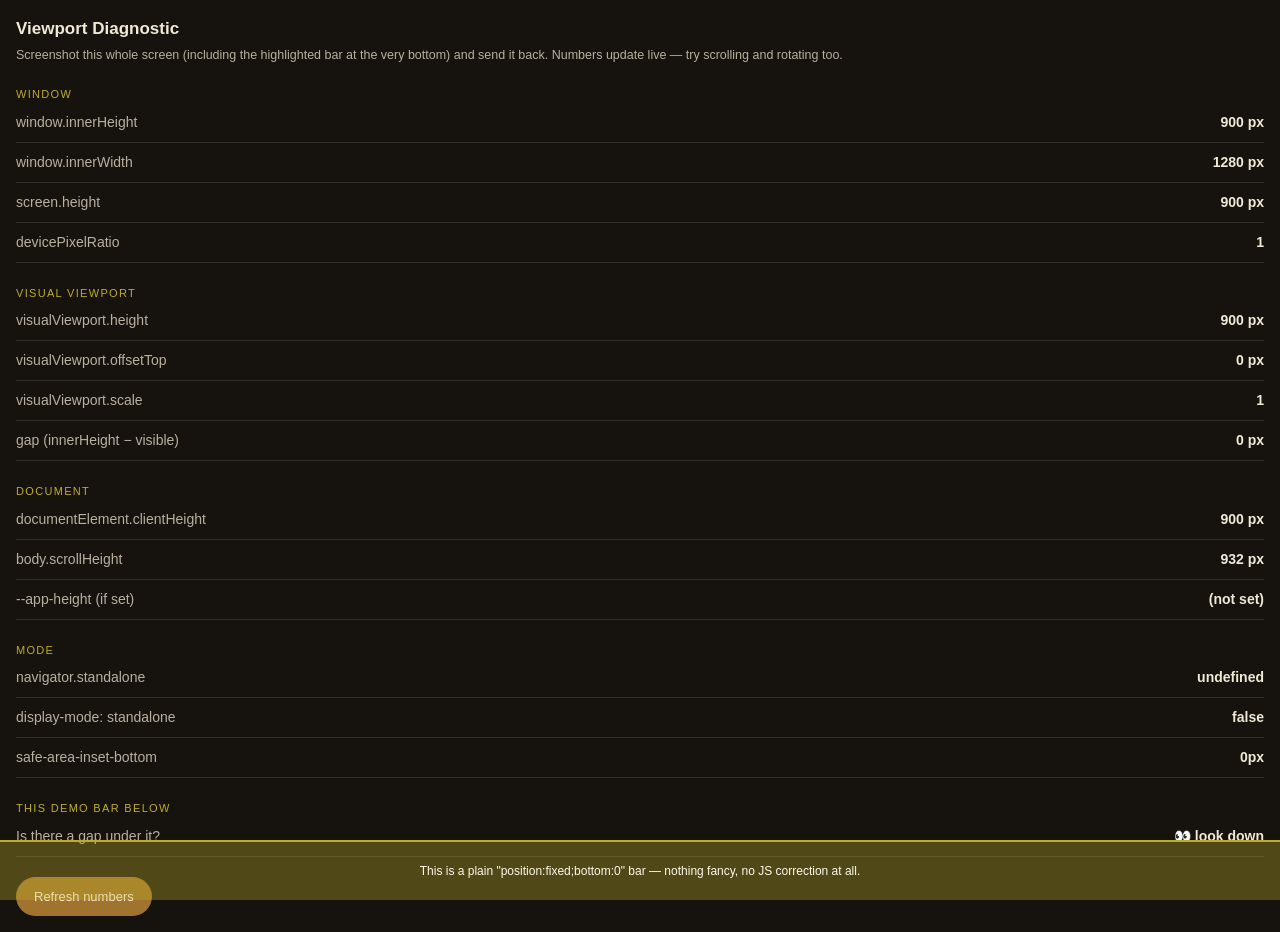
<file: debug.html>
<!DOCTYPE html>
<html lang="en">
<head>
<meta charset="UTF-8">
<meta name="viewport" content="width=device-width, initial-scale=1, maximum-scale=1, user-scalable=no, viewport-fit=cover">
<title>Dogeared — Viewport Diagnostic</title>
<meta name="apple-mobile-web-app-capable" content="yes">
<style>
  * { box-sizing: border-box; -webkit-tap-highlight-color: transparent; }
  html, body { margin: 0; padding: 0; background: #16130E; color: #EFE9D8; font-family: -apple-system, sans-serif; }
  body { padding: max(16px, env(safe-area-inset-top)) 16px calc(16px + env(safe-area-inset-bottom)); font-size: 14px; line-height: 1.5; }
  h1 { font-size: 17px; margin: 0 0 4px; }
  p.sub { color: #b8b0a0; margin: 0 0 18px; font-size: 12.5px; }
  .row { display: flex; justify-content: space-between; gap: 12px; padding: 9px 0; border-bottom: 1px solid rgba(239,233,216,.12); }
  .row .k { color: #b8b0a0; }
  .row .v { font-variant-numeric: tabular-nums; text-align: right; font-weight: 600; }
  .section { margin-top: 22px; font-size: 11px; letter-spacing: .12em; text-transform: uppercase; color: #BDAD25; }
  .bar-demo {
    position: fixed; left: 0; right: 0; bottom: 0; z-index: 50;
    background: rgba(189,173,37,.35); border-top: 2px solid #BDAD25;
    height: 60px; display: flex; align-items: center; justify-content: center;
    font-size: 12px; color: #FFF9EC; text-align: center; padding: 0 10px;
  }
  .refresh { margin-top: 20px; display: inline-block; background: #A0732F; color: #FFF9EC; padding: 10px 18px; border-radius: 99px; text-decoration: none; font-size: 13px; }
</style>
</head>
<body>
  <h1>Viewport Diagnostic</h1>
  <p class="sub">Screenshot this whole screen (including the highlighted bar at the very bottom) and send it back. Numbers update live — try scrolling and rotating too.</p>

  <div class="section">Window</div>
  <div class="row"><span class="k">window.innerHeight</span><span class="v" id="v-innerH">–</span></div>
  <div class="row"><span class="k">window.innerWidth</span><span class="v" id="v-innerW">–</span></div>
  <div class="row"><span class="k">screen.height</span><span class="v" id="v-screenH">–</span></div>
  <div class="row"><span class="k">devicePixelRatio</span><span class="v" id="v-dpr">–</span></div>

  <div class="section">Visual Viewport</div>
  <div class="row"><span class="k">visualViewport.height</span><span class="v" id="v-vvH">–</span></div>
  <div class="row"><span class="k">visualViewport.offsetTop</span><span class="v" id="v-vvTop">–</span></div>
  <div class="row"><span class="k">visualViewport.scale</span><span class="v" id="v-vvScale">–</span></div>
  <div class="row"><span class="k">gap (innerHeight − visible)</span><span class="v" id="v-gap">–</span></div>

  <div class="section">Document</div>
  <div class="row"><span class="k">documentElement.clientHeight</span><span class="v" id="v-docH">–</span></div>
  <div class="row"><span class="k">body.scrollHeight</span><span class="v" id="v-scrollH">–</span></div>
  <div class="row"><span class="k">--app-height (if set)</span><span class="v" id="v-appH">–</span></div>

  <div class="section">Mode</div>
  <div class="row"><span class="k">navigator.standalone</span><span class="v" id="v-standalone">–</span></div>
  <div class="row"><span class="k">display-mode: standalone</span><span class="v" id="v-dm">–</span></div>
  <div class="row"><span class="k">safe-area-inset-bottom</span><span class="v" id="v-safe">–</span></div>

  <div class="section">This demo bar below</div>
  <div class="row"><span class="k">Is there a gap under it?</span><span class="v">👀 look down</span></div>

  <a class="refresh" href="javascript:location.reload()">Refresh numbers</a>

  <div class="bar-demo" id="bar">This is a plain "position:fixed;bottom:0" bar — nothing fancy, no JS correction at all.</div>

<script>
function fmt(n) { return (typeof n === 'number') ? Math.round(n * 100) / 100 : n; }
function update() {
  document.getElementById('v-innerH').textContent = fmt(window.innerHeight) + ' px';
  document.getElementById('v-innerW').textContent = fmt(window.innerWidth) + ' px';
  document.getElementById('v-screenH').textContent = fmt(window.screen?.height) + ' px';
  document.getElementById('v-dpr').textContent = fmt(window.devicePixelRatio);

  if (window.visualViewport) {
    const vv = window.visualViewport;
    document.getElementById('v-vvH').textContent = fmt(vv.height) + ' px';
    document.getElementById('v-vvTop').textContent = fmt(vv.offsetTop) + ' px';
    document.getElementById('v-vvScale').textContent = fmt(vv.scale);
    document.getElementById('v-gap').textContent = fmt(window.innerHeight - (vv.height + vv.offsetTop)) + ' px';
  } else {
    document.getElementById('v-vvH').textContent = 'not supported';
    document.getElementById('v-vvTop').textContent = 'not supported';
    document.getElementById('v-vvScale').textContent = 'not supported';
    document.getElementById('v-gap').textContent = 'n/a';
  }

  document.getElementById('v-docH').textContent = fmt(document.documentElement.clientHeight) + ' px';
  document.getElementById('v-scrollH').textContent = fmt(document.body.scrollHeight) + ' px';
  document.getElementById('v-appH').textContent = getComputedStyle(document.documentElement).getPropertyValue('--app-height') || '(not set)';

  document.getElementById('v-standalone').textContent = (window.navigator.standalone === true) ? 'true' : String(window.navigator.standalone);
  document.getElementById('v-dm').textContent = window.matchMedia('(display-mode: standalone)').matches ? 'true' : 'false';

  const probe = document.createElement('div');
  probe.style.cssText = 'position:fixed;bottom:0;height:0;padding-bottom:env(safe-area-inset-bottom);visibility:hidden;';
  document.body.appendChild(probe);
  document.getElementById('v-safe').textContent = getComputedStyle(probe).paddingBottom;
  probe.remove();
}
update();
window.addEventListener('resize', update);
window.visualViewport?.addEventListener('resize', update);
window.visualViewport?.addEventListener('scroll', update);
setInterval(update, 1000);
</script>
</body>
</html>
</file>
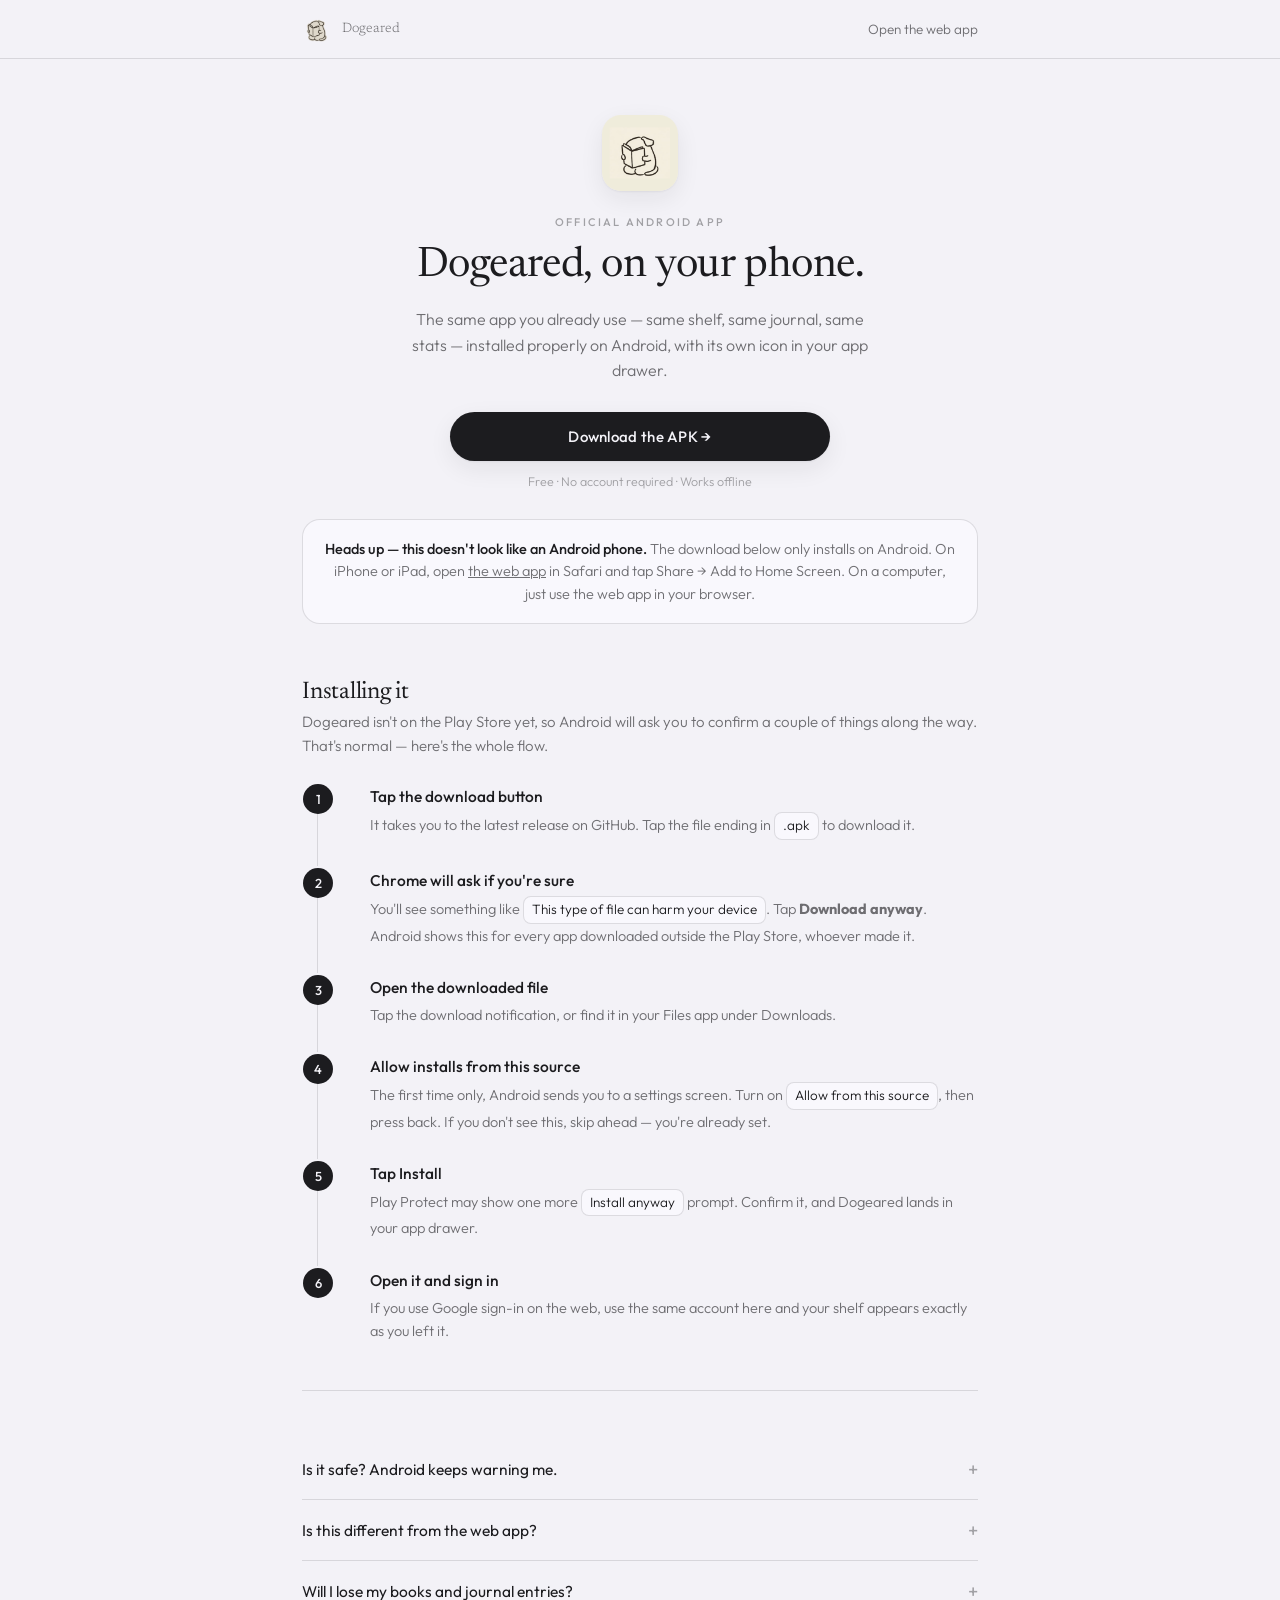
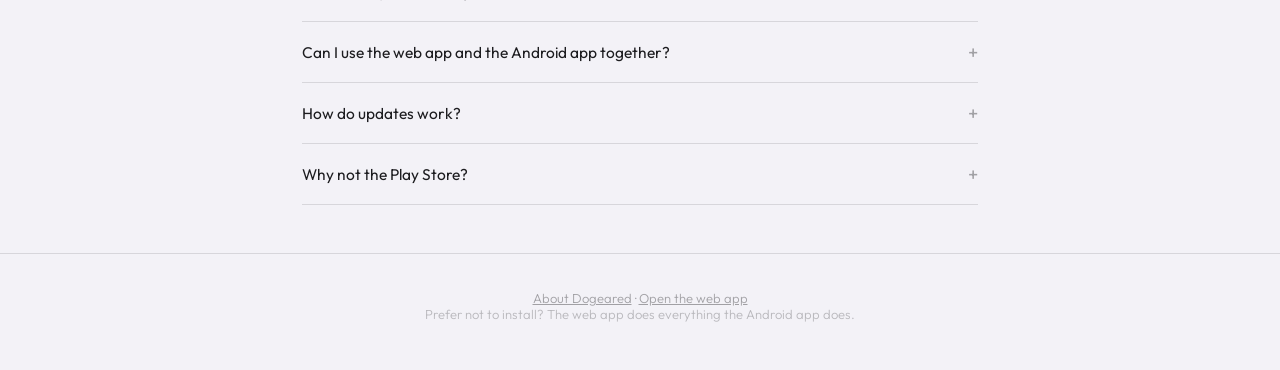
<file: install-android.html>
<!DOCTYPE html>
<html lang="en">
<head>
<meta charset="UTF-8">
<meta name="viewport" content="width=device-width, initial-scale=1">
<title>Install Dogeared for Android</title>
<meta name="description" content="Install the official Dogeared Android app. Same shelf, same journal, same account — properly installed on your phone.">
<meta name="theme-color" content="#F3F2F7">
<link rel="icon" type="image/png" href="icons/favicon.png">

<link rel="preconnect" href="https://fonts.googleapis.com">
<link rel="preconnect" href="https://fonts.gstatic.com" crossorigin>
<link href="https://fonts.googleapis.com/css2?family=Newsreader:ital,opsz,wght@0,6..72,200;0,6..72,300;0,6..72,400;0,6..72,500&family=Outfit:wght@200;300;400;500&display=swap" rel="stylesheet">

<style>
:root {
  --bg: #F3F2F7;
  --surface: #F9F8FD;
  --ink: #1C1C1F;
  --ink-2: rgba(28, 28, 31, 0.62);
  --ink-3: rgba(28, 28, 31, 0.38);
  --line: rgba(28, 28, 31, 0.13);
  --shadow-1: 0 1px 2px rgba(28,28,31,.05), 0 8px 24px rgba(28,28,31,.07);
  --font-d: "Newsreader", Georgia, serif;
  --font-b: "Outfit", -apple-system, "Segoe UI", sans-serif;
  --ease: cubic-bezier(0.22, 1, 0.36, 1);
}
@media (prefers-color-scheme: dark) {
  :root {
    --bg: #141414; --surface: #1E1E1E;
    --ink: #F2F2F2; --ink-2: rgba(242,242,242,.62); --ink-3: rgba(242,242,242,.36);
    --line: rgba(242,242,242,.12);
    --shadow-1: 0 1px 2px rgba(0,0,0,.3), 0 8px 24px rgba(0,0,0,.4);
  }
}
* { box-sizing: border-box; }
body {
  margin: 0; background: var(--bg); color: var(--ink);
  font-family: var(--font-b); font-weight: 300;
  -webkit-font-smoothing: antialiased;
}
h1, h2 { font-family: var(--font-d); font-weight: 400; letter-spacing: -0.01em; }
a { color: inherit; }

header {
  border-bottom: 1px solid var(--line);
}
.nav {
  display: flex; align-items: center; justify-content: space-between;
  padding: 14px 22px; max-width: 720px; margin: 0 auto;
}
.brand { display: flex; align-items: center; gap: 10px; font-family: var(--font-d); font-size: 19px; }
.brand .mark { width: 30px; height: 30px; object-fit: contain; }
.nav a { font-size: 13.5px; color: var(--ink-2); text-decoration: none; }

.wrap { max-width: 720px; margin: 0 auto; padding: 0 22px; }

.hero { padding: 56px 0 8px; text-align: center; }
.hero .icon {
  width: 76px; height: 76px; border-radius: 19px; object-fit: contain;
  box-shadow: var(--shadow-1); margin-bottom: 20px;
}
.hero h1 { font-size: clamp(30px, 6vw, 42px); line-height: 1.1; margin: 0; }
.hero p {
  max-width: 480px; margin: 18px auto 0; color: var(--ink-2);
  font-size: 16px; line-height: 1.6;
}
.eyebrow {
  font-size: 11px; letter-spacing: 0.2em; text-transform: uppercase;
  color: var(--ink-3); font-weight: 500; margin-bottom: 14px;
}

.btn {
  display: inline-flex; align-items: center; justify-content: center; gap: 8px;
  padding: 15px 30px; border-radius: 999px;
  background: var(--ink); color: var(--bg);
  font-size: 15px; font-weight: 500; letter-spacing: 0.02em;
  text-decoration: none; border: none; cursor: pointer;
  box-shadow: var(--shadow-1);
  transition: transform .15s var(--ease);
}
.btn:active { transform: scale(0.96); }
.btn.block { display: flex; width: 100%; max-width: 380px; margin: 28px auto 0; }
.btn.ghost { background: transparent; color: var(--ink); border: 1px solid var(--line); box-shadow: none; }
.meta { text-align: center; color: var(--ink-3); font-size: 12.5px; margin-top: 12px; }

section { padding: 48px 0; }

/* not-on-android note */
.notice {
  display: none;
  background: var(--surface); border: 1px solid var(--line);
  border-radius: 18px; padding: 18px 20px; margin-top: 30px;
  color: var(--ink-2); font-size: 14.5px; line-height: 1.55;
}
.notice.show { display: block; }
.notice strong { color: var(--ink); font-weight: 500; }

/* steps */
h2 { font-size: 24px; margin: 0 0 6px; }
.lede { color: var(--ink-2); font-size: 15px; line-height: 1.6; margin: 0 0 28px; }
ol.steps { list-style: none; counter-reset: step; padding: 0; margin: 0; }
ol.steps > li {
  counter-increment: step; position: relative;
  padding: 0 0 26px 52px; border-left: 1px solid var(--line); margin-left: 15px;
}
ol.steps > li:last-child { border-left-color: transparent; padding-bottom: 0; }
ol.steps > li::before {
  content: counter(step);
  position: absolute; left: -15px; top: -2px;
  width: 30px; height: 30px; border-radius: 50%;
  background: var(--ink); color: var(--bg);
  display: flex; align-items: center; justify-content: center;
  font-size: 13px; font-weight: 500;
}
ol.steps h3 { font-family: var(--font-b); font-size: 15.5px; font-weight: 500; margin: 4px 0 6px; }
ol.steps p { color: var(--ink-2); font-size: 14.5px; line-height: 1.6; margin: 0; }
.quote {
  display: inline-block; background: var(--surface); border: 1px solid var(--line);
  border-radius: 8px; padding: 2px 8px; font-size: 13.5px; color: var(--ink);
}

/* faq */
.faq { border-top: 1px solid var(--line); }
details {
  border-bottom: 1px solid var(--line); padding: 18px 0;
}
summary {
  cursor: pointer; list-style: none; font-size: 15.5px; font-weight: 400;
  display: flex; justify-content: space-between; align-items: center; gap: 16px;
}
summary::-webkit-details-marker { display: none; }
summary::after { content: "+"; color: var(--ink-3); font-size: 19px; flex: none; }
details[open] summary::after { content: "−"; }
details p { color: var(--ink-2); font-size: 14.5px; line-height: 1.65; margin: 12px 0 0; }

footer {
  border-top: 1px solid var(--line); padding: 36px 22px 48px; text-align: center;
  color: var(--ink-3); font-size: 13px;
}
footer a { text-decoration: underline; }
</style>
</head>
<body>

<header>
  <div class="nav">
    <a class="brand" href="landing.html" style="text-decoration:none"><img class="mark" src="icons/logo-mark.png" alt=""> Dogeared</a>
    <a href="index.html">Open the web app</a>
  </div>
</header>

<div class="wrap">

  <section class="hero">
    <img class="icon" src="icons/icon-512.png" alt="">
    <div class="eyebrow">Official Android app</div>
    <h1>Dogeared, on your phone.</h1>
    <p>The same app you already use — same shelf, same journal, same stats — installed properly on Android, with its own icon in your app drawer.</p>

    <a class="btn block" id="download" href="https://github.com/wegatherstudio/dogeared/releases/latest">Download the APK →</a>
    <div class="meta">Free · No account required · Works offline</div>

    <div class="notice" id="not-android">
      <strong>Heads up — this doesn't look like an Android phone.</strong>
      The download below only installs on Android. On iPhone or iPad, open
      <a href="index.html">the web app</a> in Safari and tap Share → Add to Home Screen.
      On a computer, just use the web app in your browser.
    </div>
  </section>

  <section>
    <h2>Installing it</h2>
    <p class="lede">Dogeared isn't on the Play Store yet, so Android will ask you to confirm a couple of things along the way. That's normal — here's the whole flow.</p>

    <ol class="steps">
      <li>
        <h3>Tap the download button</h3>
        <p>It takes you to the latest release on GitHub. Tap the file ending in <span class="quote">.apk</span> to download it.</p>
      </li>
      <li>
        <h3>Chrome will ask if you're sure</h3>
        <p>You'll see something like <span class="quote">This type of file can harm your device</span>. Tap <strong>Download anyway</strong>. Android shows this for every app downloaded outside the Play Store, whoever made it.</p>
      </li>
      <li>
        <h3>Open the downloaded file</h3>
        <p>Tap the download notification, or find it in your Files app under Downloads.</p>
      </li>
      <li>
        <h3>Allow installs from this source</h3>
        <p>The first time only, Android sends you to a settings screen. Turn on <span class="quote">Allow from this source</span>, then press back. If you don't see this, skip ahead — you're already set.</p>
      </li>
      <li>
        <h3>Tap Install</h3>
        <p>Play Protect may show one more <span class="quote">Install anyway</span> prompt. Confirm it, and Dogeared lands in your app drawer.</p>
      </li>
      <li>
        <h3>Open it and sign in</h3>
        <p>If you use Google sign-in on the web, use the same account here and your shelf appears exactly as you left it.</p>
      </li>
    </ol>
  </section>

  <section class="faq">
    <details>
      <summary>Is it safe? Android keeps warning me.</summary>
      <p>Those warnings mean "this didn't come from the Play Store" — not "this is dangerous". Android shows them for any app installed directly. The APK is built in public from this repository's source code by a GitHub Actions workflow you can read, and it's signed with a key that the site itself vouches for. If the file had been tampered with, Android would refuse to install it over the real one.</p>
    </details>
    <details>
      <summary>Is this different from the web app?</summary>
      <p>No — and that's deliberate. The Android app is the same Dogeared, same screens, same everything. What you get is a real app icon, a proper fullscreen window with no browser bar, and reading-session notifications in your system tray.</p>
    </details>
    <details>
      <summary>Will I lose my books and journal entries?</summary>
      <p>No. If you were already using Dogeared in Chrome on this phone, the app picks up exactly where you left off — it's the same storage. And if you use Google sign-in, everything syncs regardless of which device or version you're on.</p>
    </details>
    <details>
      <summary>Can I use the web app and the Android app together?</summary>
      <p>Yes. Sign in with the same Google account and they stay in step — start a book on your laptop, finish it on your phone.</p>
    </details>
    <details>
      <summary>How do updates work?</summary>
      <p>Mostly automatically. Improvements to Dogeared itself reach the app as soon as they go live, with nothing to reinstall. Every so often there's a new APK for app-level changes — you'd download it the same way, straight over the old one, and nothing is lost.</p>
    </details>
    <details>
      <summary>Why not the Play Store?</summary>
      <p>It's on the list. For now, downloading it here keeps Dogeared free and independent.</p>
    </details>
  </section>

</div>

<footer>
  <a href="landing.html">About Dogeared</a> · <a href="index.html">Open the web app</a><br>
  <span style="opacity:.7">Prefer not to install? The web app does everything the Android app does.</span>
</footer>

<script>
/* Nudge non-Android visitors somewhere more useful, without hiding the
   download — people do fetch APKs on a desktop to move across. */
(function () {
  if (!/Android/i.test(navigator.userAgent || "")) {
    document.getElementById("not-android").classList.add("show");
  }
})();
</script>

</body>
</html>
</file>
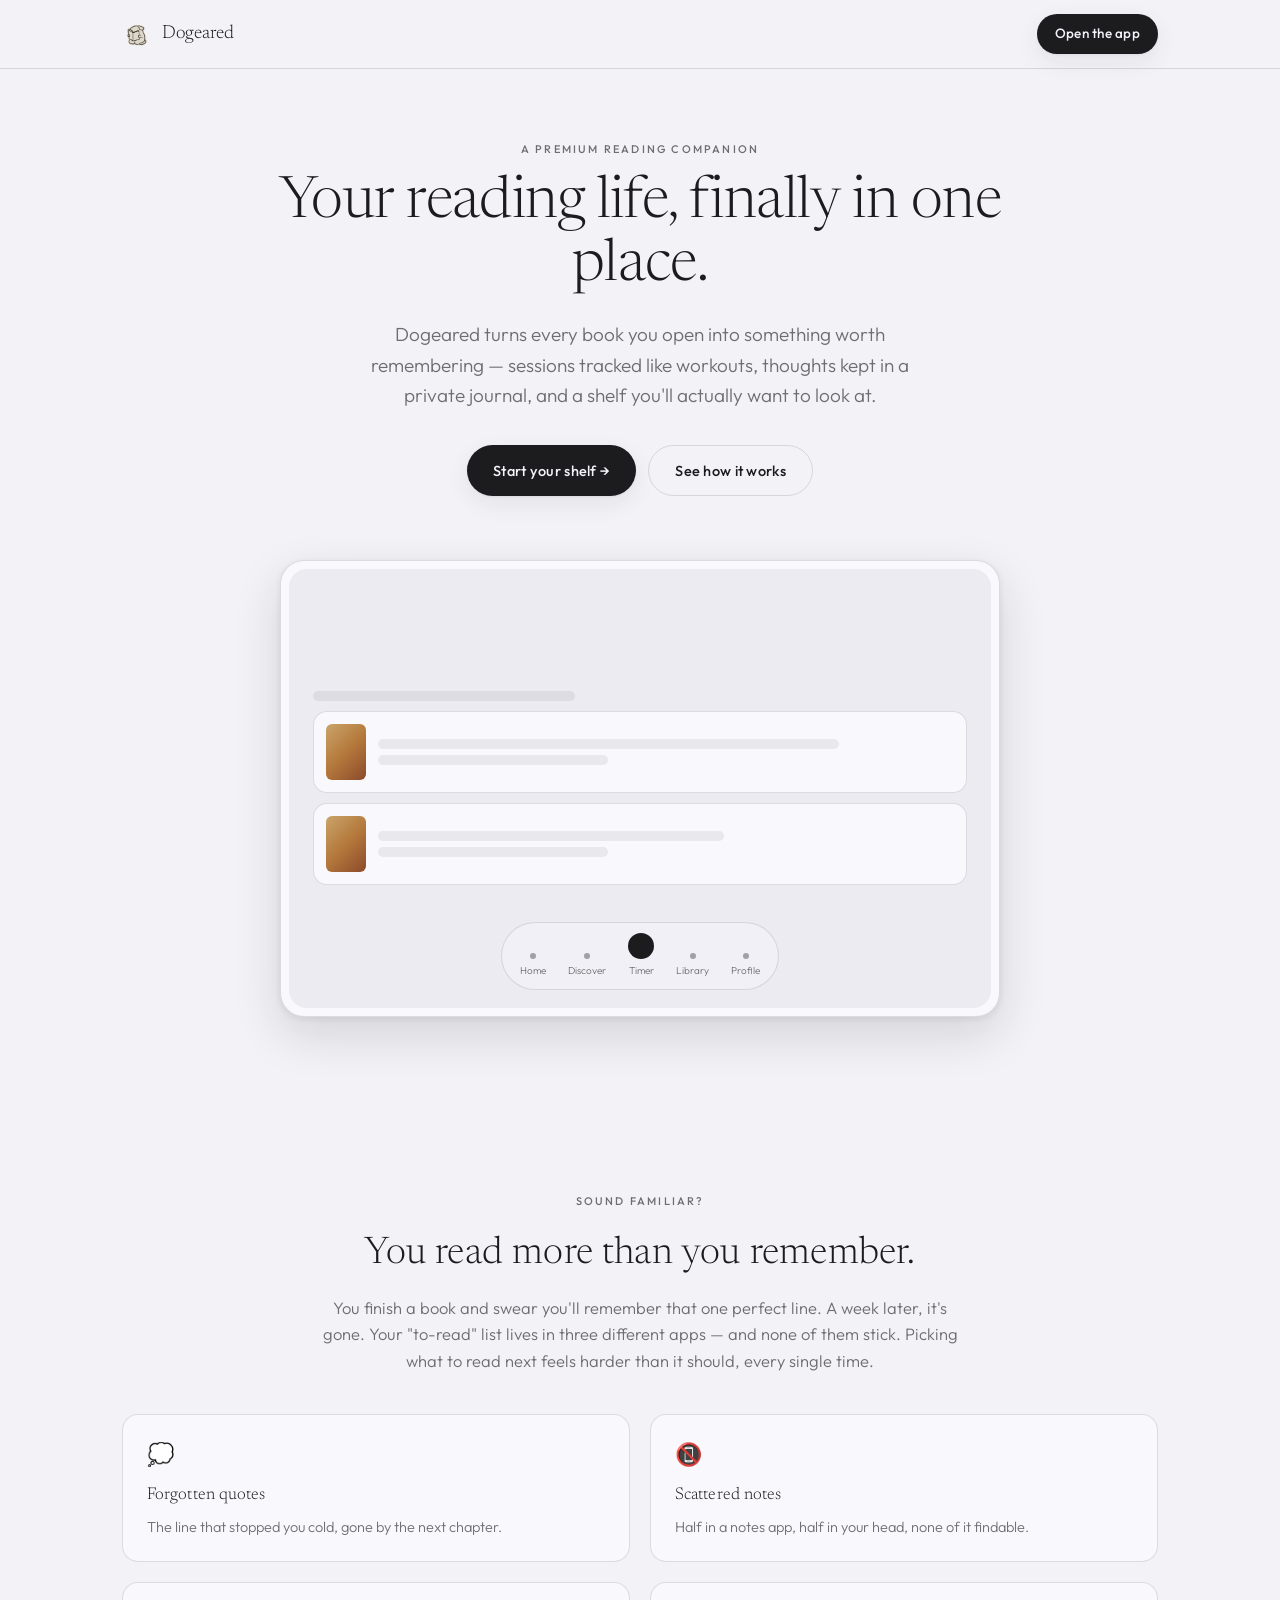
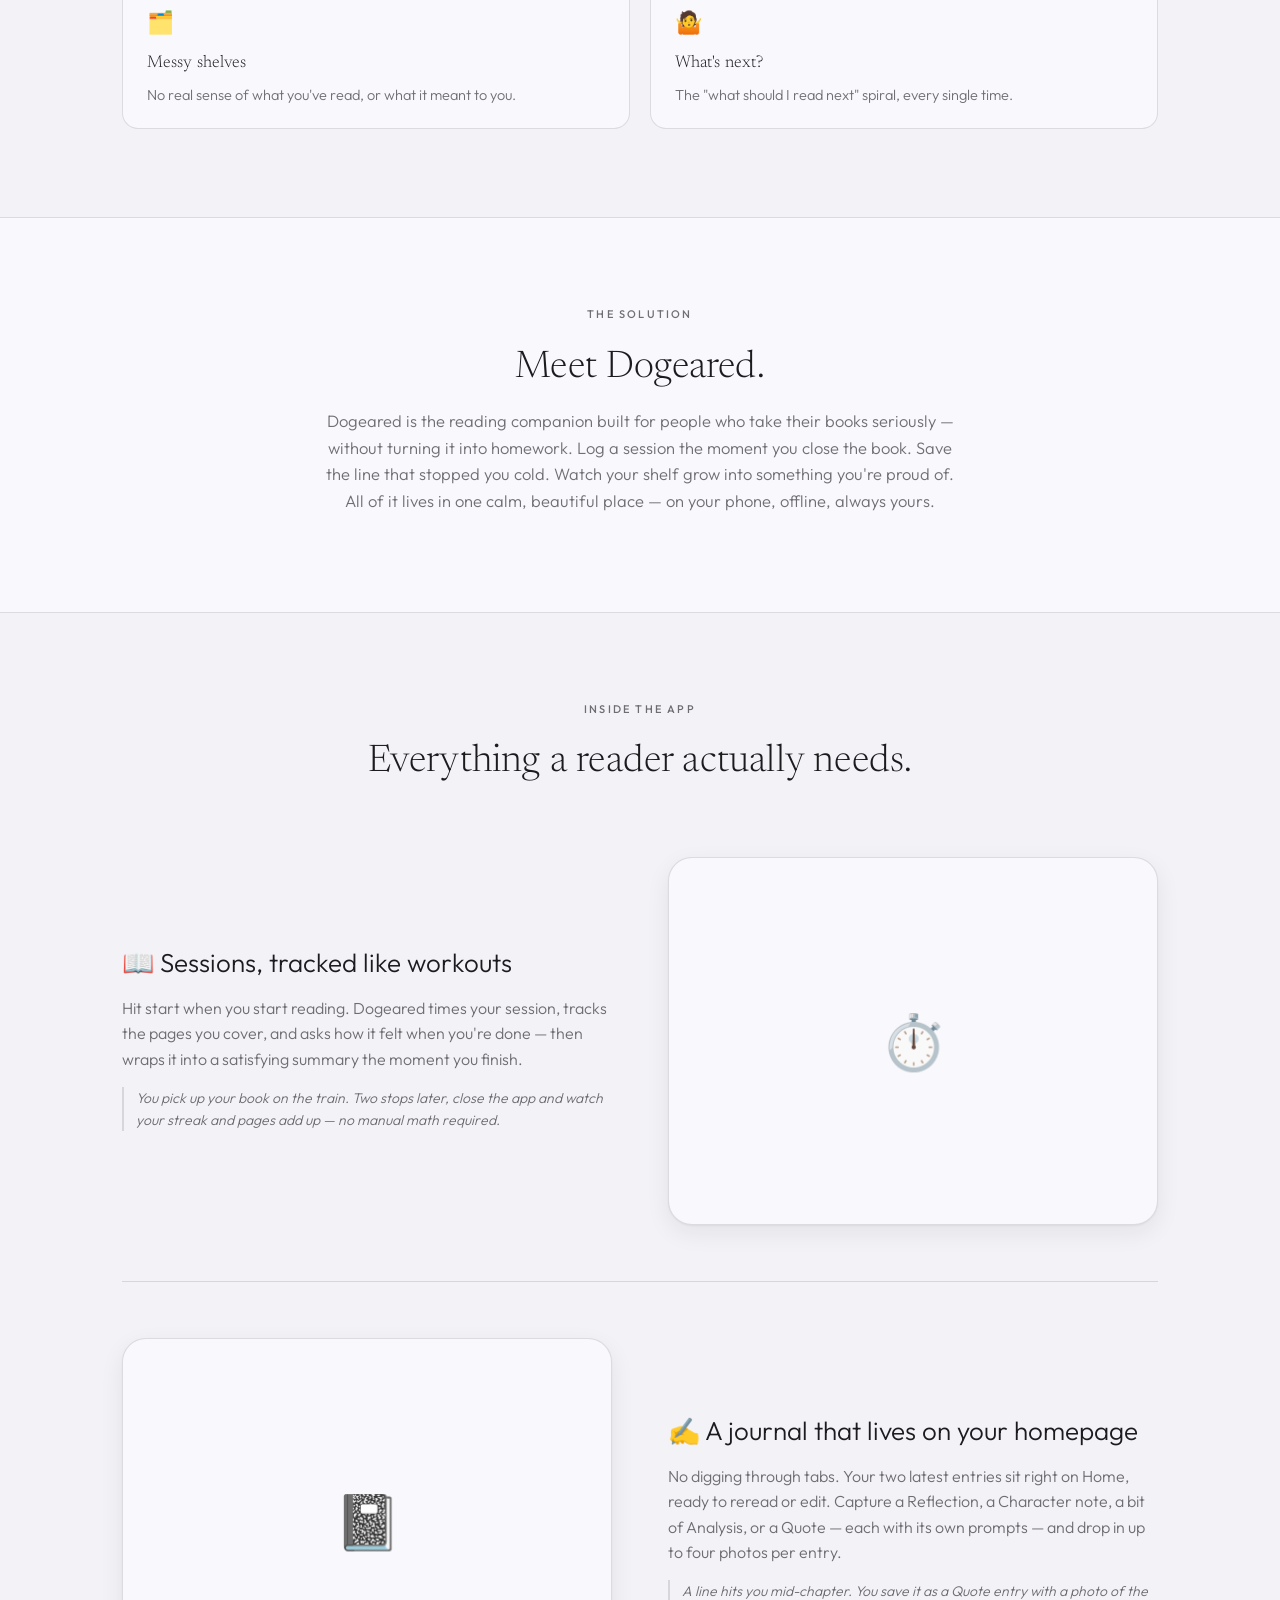
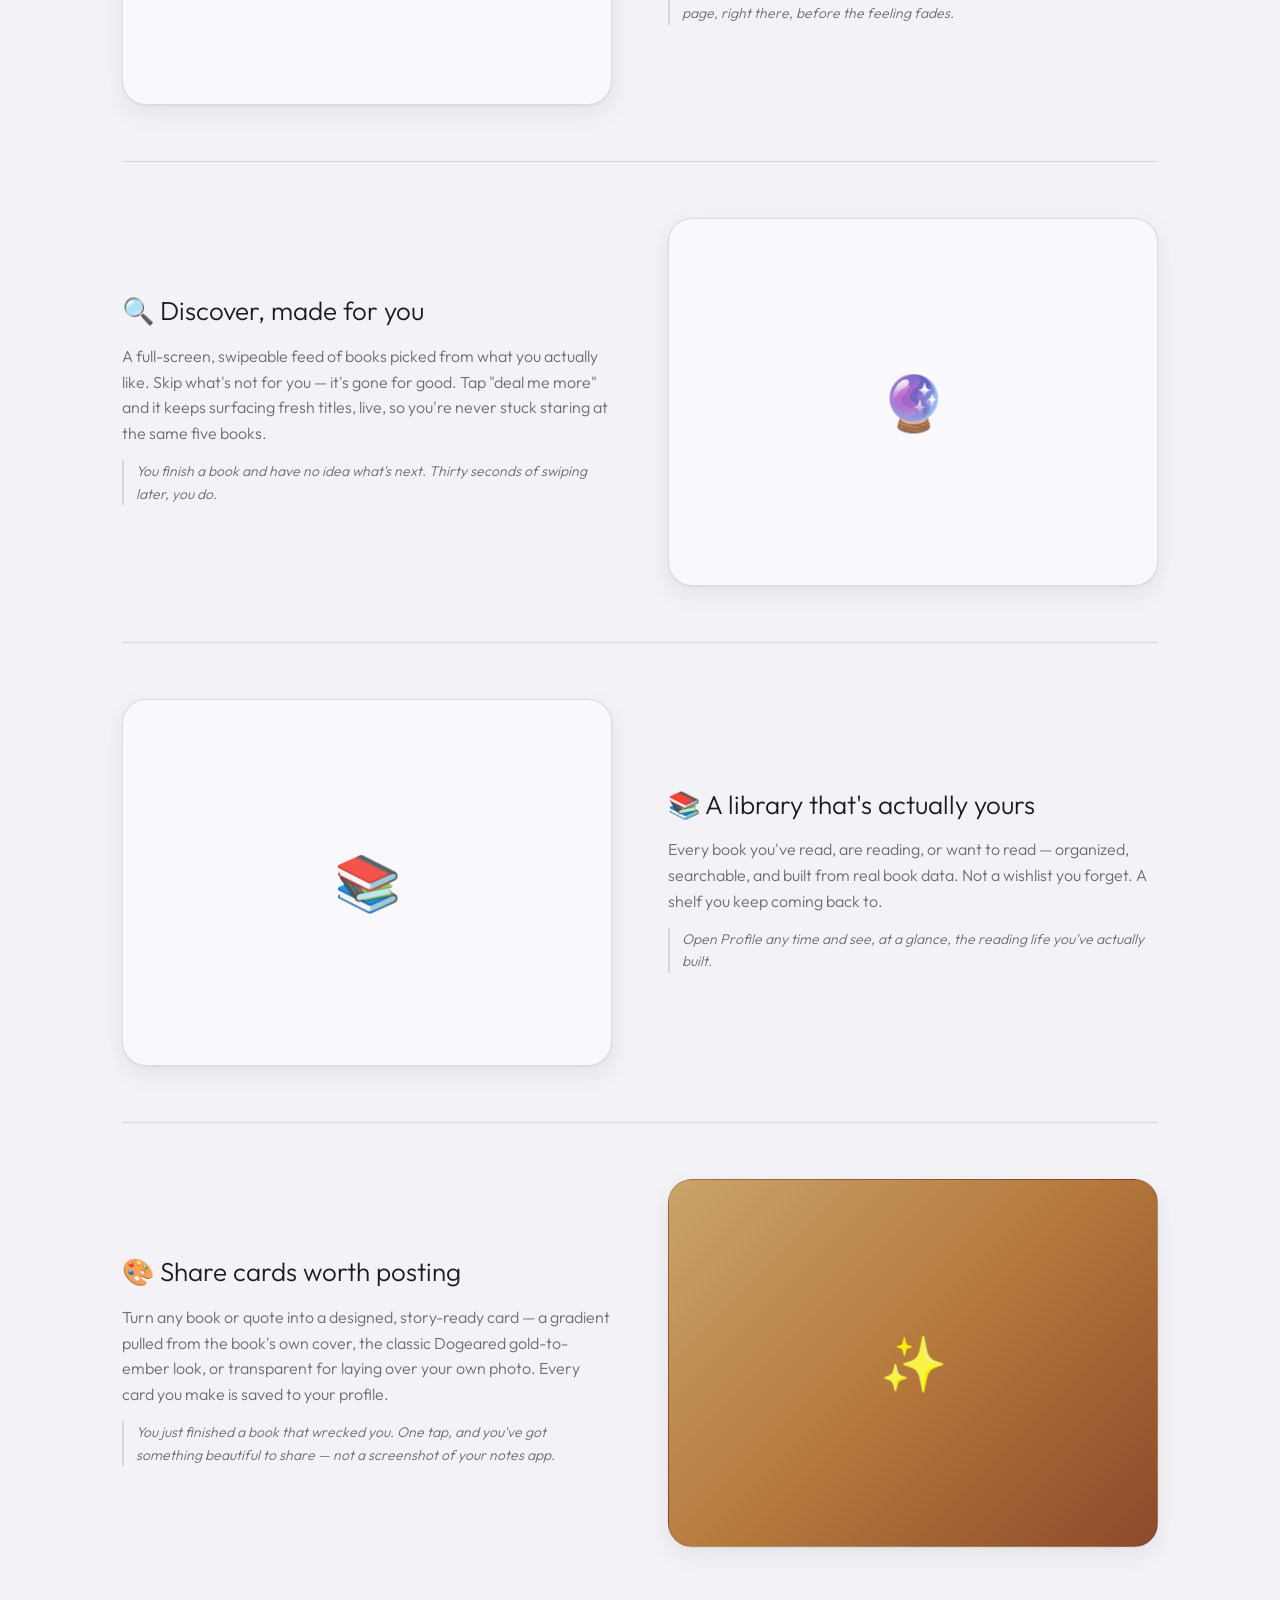
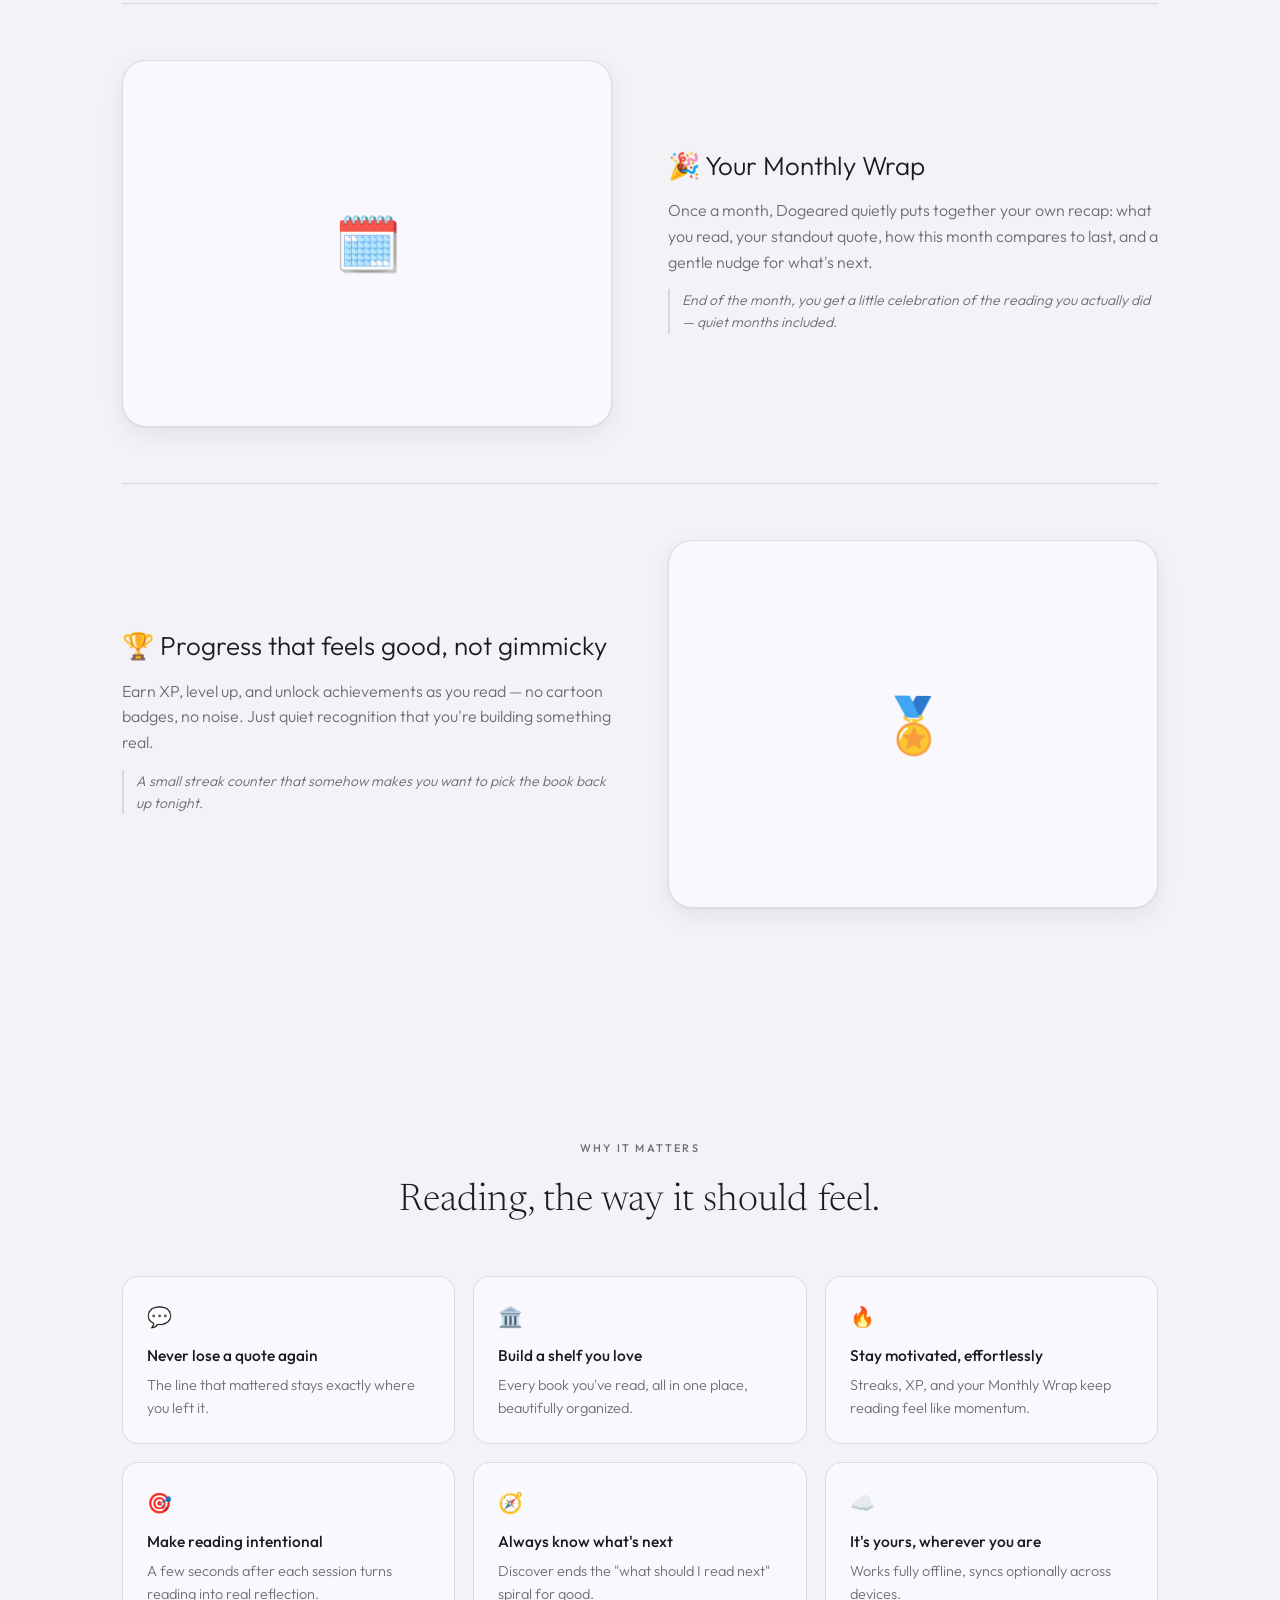
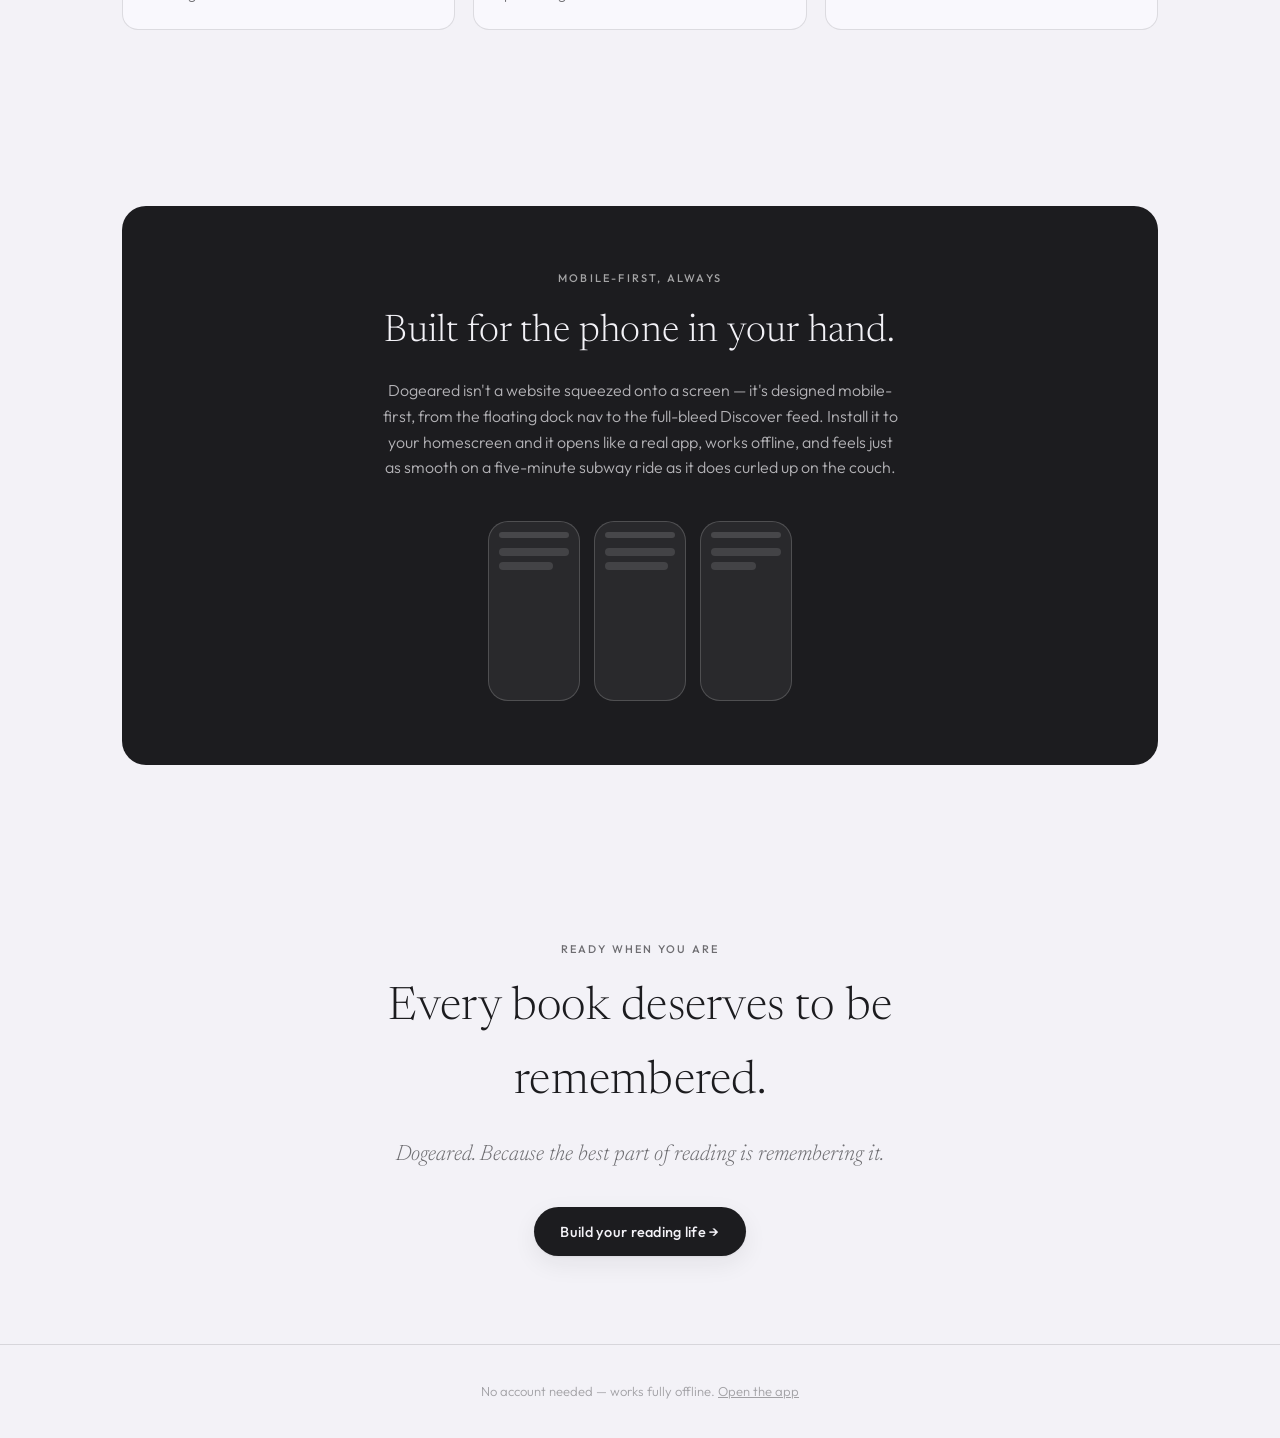
<file: landing.html>
<!DOCTYPE html>
<html lang="en">
<head>
<meta charset="UTF-8">
<meta name="viewport" content="width=device-width, initial-scale=1, maximum-scale=1">
<title>Dogeared — Build a Reading Life</title>
<meta name="description" content="A premium, social reading companion. Track sessions like workouts, reflect in a private journal, discover books made for you, and turn reading into a ritual.">
<meta name="theme-color" content="#F3F2F7">
<link rel="icon" type="image/png" href="icons/favicon.png">

<script async src="https://www.googletagmanager.com/gtag/js?id=G-5CSSKHXKP7"></script>
<script>
  window.dataLayer = window.dataLayer || [];
  function gtag(){dataLayer.push(arguments);}
  gtag('js', new Date());
  gtag('config', 'G-5CSSKHXKP7');
</script>

<meta property="og:type" content="website">
<meta property="og:title" content="Dogeared — Build a Reading Life">
<meta property="og:description" content="Track sessions like workouts, save the quotes that matter, and turn every book into something worth remembering.">
<meta property="og:image" content="https://wegatherstudio.github.io/dogeared/icons/og-image.png">
<meta property="og:image:width" content="1200">
<meta property="og:image:height" content="630">
<meta property="og:url" content="https://wegatherstudio.github.io/dogeared/landing.html">
<meta name="twitter:card" content="summary_large_image">
<meta name="twitter:title" content="Dogeared — Build a Reading Life">
<meta name="twitter:description" content="Track sessions like workouts, save the quotes that matter, and turn every book into something worth remembering.">
<meta name="twitter:image" content="https://wegatherstudio.github.io/dogeared/icons/og-image.png">

<link rel="preconnect" href="https://fonts.googleapis.com">
<link rel="preconnect" href="https://fonts.gstatic.com" crossorigin>
<link href="https://fonts.googleapis.com/css2?family=Newsreader:ital,opsz,wght@0,6..72,200;0,6..72,300;0,6..72,400;0,6..72,500;1,6..72,300&family=Outfit:wght@200;300;400;500;600&display=swap" rel="stylesheet">

<style>
:root {
  --bg: #F3F2F7;
  --surface: #F9F8FD;
  --surface-2: #ECEBF2;
  --ink: #1C1C1F;
  --ink-2: rgba(28, 28, 31, 0.62);
  --ink-3: rgba(28, 28, 31, 0.38);
  --line: rgba(28, 28, 31, 0.13);
  --ochre: #1C1C1F;
  --tint: rgba(28, 28, 31, 0.07);
  --shadow-1: 0 1px 2px rgba(28,28,31,.05), 0 8px 24px rgba(28,28,31,.07);
  --shadow-2: 0 2px 6px rgba(28,28,31,.08), 0 18px 48px rgba(28,28,31,.14);
  --on-accent: #FFFFFF;
  --gold-grad: linear-gradient(135deg, #C9A46A 0%, #B5793C 50%, #8C4A2B 100%);
  --font-d: "Newsreader", Georgia, serif;
  --font-b: "Outfit", -apple-system, "Segoe UI", sans-serif;
  --r-lg: 24px;
  --r-md: 16px;
  --ease: cubic-bezier(0.22, 1, 0.36, 1);
}
@media (prefers-color-scheme: dark) {
  :root {
    --bg: #141414; --surface: #1E1E1E; --surface-2: #262626;
    --ink: #F2F2F2; --ink-2: rgba(242,242,242,.62); --ink-3: rgba(242,242,242,.36);
    --line: rgba(242,242,242,.12); --ochre: #F2F2F2; --tint: rgba(242,242,242,.09);
    --shadow-1: 0 1px 2px rgba(0,0,0,.3), 0 8px 24px rgba(0,0,0,.35);
    --shadow-2: 0 2px 6px rgba(0,0,0,.4), 0 18px 48px rgba(0,0,0,.5);
    --on-accent: #141414;
  }
}
* { box-sizing: border-box; -webkit-tap-highlight-color: transparent; }
html { scroll-behavior: smooth; -webkit-text-size-adjust: 100%; }
body {
  margin: 0; background: var(--bg); color: var(--ink);
  font-family: var(--font-b); font-weight: 300; font-size: 16px; line-height: 1.6;
  overflow-x: hidden;
}
h1, h2, h3, .serif { font-family: var(--font-d); font-weight: 300; margin: 0; letter-spacing: 0.005em; }
p { margin: 0.6em 0; }
a { color: inherit; }
img { max-width: 100%; display: block; }

.wrap { max-width: 1080px; margin: 0 auto; padding: 0 22px; }
section { padding: 88px 0; }
@media (max-width: 640px) { section { padding: 64px 0; } }

.eyebrow {
  font-size: 11px; letter-spacing: 0.2em; text-transform: uppercase;
  color: var(--ink-2); font-weight: 500; margin-bottom: 14px;
}

/* ---------- header ---------- */
header {
  position: sticky; top: 0; z-index: 50;
  backdrop-filter: blur(14px); -webkit-backdrop-filter: blur(14px);
  background: color-mix(in srgb, var(--bg) 82%, transparent);
  border-bottom: 1px solid var(--line);
}
.nav { display: flex; align-items: center; justify-content: space-between; padding: 14px 22px; max-width: 1080px; margin: 0 auto; }
.brand { display: flex; align-items: center; gap: 10px; font-family: var(--font-d); font-size: 19px; }
.brand .mark { width: 30px; height: 30px; object-fit: contain; }

/* ---------- buttons ---------- */
.btn {
  display: inline-flex; align-items: center; justify-content: center; gap: 8px;
  padding: 13px 26px; border-radius: 999px;
  background: var(--ink); color: var(--bg);
  font-size: 14.5px; font-weight: 500; letter-spacing: 0.02em;
  text-decoration: none; border: none; cursor: pointer;
  transition: transform .15s var(--ease), opacity .2s;
  box-shadow: var(--shadow-1);
}
.btn:active { transform: scale(0.96); }
.btn.ghost { background: transparent; color: var(--ink); border: 1px solid var(--line); box-shadow: none; }
.btn.sm { padding: 9px 18px; font-size: 13.5px; }

/* ---------- hero ---------- */
.hero { padding-top: 72px; text-align: center; }
.hero h1 {
  font-size: clamp(34px, 7vw, 58px); line-height: 1.08; letter-spacing: -0.01em;
  max-width: 820px; margin: 0 auto;
}
.hero .sub {
  max-width: 560px; margin: 22px auto 0; color: var(--ink-2);
  font-size: clamp(16px, 2.4vw, 19px); font-weight: 300;
}
.hero-ctas { display: flex; gap: 12px; justify-content: center; margin-top: 34px; flex-wrap: wrap; }
.hero-visual {
  margin: 64px auto 0; max-width: 720px; border-radius: var(--r-lg);
  border: 1px solid var(--line); box-shadow: var(--shadow-2);
  background: var(--surface); padding: 8px; overflow: hidden;
}
.hero-visual .frame {
  border-radius: 18px; overflow: hidden; background: var(--surface-2);
  aspect-ratio: 16/10; display: flex; align-items: center; justify-content: center;
  position: relative;
}
.mock-dock {
  position: absolute; bottom: 18px; left: 50%; transform: translateX(-50%);
  display: flex; gap: 22px; align-items: flex-end; background: color-mix(in srgb, var(--bg) 75%, transparent);
  backdrop-filter: blur(10px); padding: 10px 18px; border-radius: 999px; border: 1px solid var(--line);
  font-size: 10px; color: var(--ink-2);
}
.mock-dock span { display: flex; flex-direction: column; align-items: center; gap: 4px; }
.mock-dock .dot { width: 6px; height: 6px; border-radius: 50%; background: var(--ink-3); }
.mock-dock .timer .dot { width: 26px; height: 26px; background: var(--ochre); }
.mock-card-stack { display: flex; flex-direction: column; gap: 10px; padding: 24px; width: 100%; }
.mock-line { height: 10px; border-radius: 6px; background: var(--tint); }
.mock-line.w60 { width: 60%; } .mock-line.w40 { width: 40%; } .mock-line.w80 { width: 80%; }
.mock-book { display: flex; gap: 12px; align-items: center; padding: 12px; background: var(--surface); border: 1px solid var(--line); border-radius: 14px; }
.mock-cover { width: 40px; height: 56px; border-radius: 6px; background: var(--gold-grad); flex-shrink: 0; }

/* ---------- problem ---------- */
.problem { }
.problem-grid { display: grid; grid-template-columns: repeat(2, 1fr); gap: 20px; margin-top: 40px; }
@media (max-width: 640px) { .problem-grid { grid-template-columns: 1fr; } }
.problem-item {
  background: var(--surface); border: 1px solid var(--line); border-radius: var(--r-md);
  padding: 22px 24px;
}
.problem-item .glyph { font-size: 22px; margin-bottom: 10px; display: block; }
.problem-item h3 { font-size: 17px; margin-bottom: 6px; }
.problem-item p { color: var(--ink-2); font-size: 14.5px; margin: 0; }

.center-copy { max-width: 640px; margin: 0 auto; text-align: center; }
.center-copy h2 { font-size: clamp(26px, 4.5vw, 38px); }
.center-copy p { color: var(--ink-2); font-size: 16.5px; }

/* ---------- solution ---------- */
.solution { background: var(--surface); border-top: 1px solid var(--line); border-bottom: 1px solid var(--line); }

/* ---------- features ---------- */
.feature-row {
  display: grid; grid-template-columns: 1fr 1fr; gap: 56px; align-items: center;
  padding: 56px 0; border-bottom: 1px solid var(--line);
}
.feature-row:last-child { border-bottom: none; }
.feature-row.rev { direction: rtl; }
.feature-row.rev > * { direction: ltr; }
@media (max-width: 780px) {
  .feature-row, .feature-row.rev { grid-template-columns: 1fr; direction: ltr; gap: 22px; padding: 40px 0; }
}
.feature-visual {
  aspect-ratio: 4/3; border-radius: var(--r-lg); background: var(--surface);
  border: 1px solid var(--line); box-shadow: var(--shadow-1);
  display: flex; align-items: center; justify-content: center; overflow: hidden;
  position: relative;
}
.feature-visual .glyph-big { font-size: 54px; opacity: 0.9; }
.feature-visual.grad { background: var(--gold-grad); }
.feature-visual.grad .glyph-big { filter: grayscale(0) brightness(1.4); }
.feature-title { font-size: clamp(21px, 3vw, 26px); margin-bottom: 12px; }
.feature-body { color: var(--ink-2); font-size: 16px; margin-bottom: 10px; }
.feature-usecase {
  font-size: 14px; color: var(--ink-2); font-style: italic;
  border-left: 2px solid var(--line); padding-left: 12px; margin-top: 14px;
}

/* ---------- benefits ---------- */
.benefits-grid { display: grid; grid-template-columns: repeat(3, 1fr); gap: 18px; margin-top: 44px; }
@media (max-width: 900px) { .benefits-grid { grid-template-columns: repeat(2, 1fr); } }
@media (max-width: 560px) { .benefits-grid { grid-template-columns: 1fr; } }
.benefit-card {
  padding: 24px; border-radius: var(--r-md); background: var(--surface);
  border: 1px solid var(--line); text-align: left;
}
.benefit-card .glyph { font-size: 20px; margin-bottom: 10px; display: block; }
.benefit-card p { font-size: 14.5px; color: var(--ink-2); margin: 4px 0 0; }
.benefit-card strong { font-size: 15.5px; font-weight: 500; }

/* ---------- mobile section ---------- */
.mobile-section {
  background: var(--ink); color: var(--bg);
  border-radius: var(--r-lg); margin: 0 22px; padding: 64px 32px;
  text-align: center;
}
@media (min-width: 1080px) { .mobile-section { margin: 0 auto; max-width: 1036px; } }
.mobile-section h2 { color: var(--bg); font-size: clamp(26px, 4.5vw, 38px); }
.mobile-section p { color: color-mix(in srgb, var(--bg) 70%, transparent); max-width: 520px; margin: 16px auto 0; }
.phone-strip { display: flex; justify-content: center; gap: 14px; margin-top: 40px; flex-wrap: wrap; }
.phone {
  width: 92px; height: 180px; border-radius: 20px; border: 1px solid rgba(255,255,255,.18);
  background: rgba(255,255,255,.06); position: relative; overflow: hidden;
}
.phone::after { content: ""; position: absolute; inset: 10px 10px auto 10px; height: 6px; border-radius: 4px; background: rgba(255,255,255,.14); }
.phone .b { position: absolute; left: 10px; right: 10px; height: 8px; border-radius: 4px; background: rgba(255,255,255,.12); }

/* ---------- closing ---------- */
.closing { text-align: center; }
.closing h2 { font-size: clamp(30px, 6vw, 46px); max-width: 700px; margin: 0 auto; }
.closing .tagline { font-family: var(--font-d); font-style: italic; font-size: clamp(18px, 3vw, 22px); color: var(--ink-2); margin-top: 18px; }

footer {
  border-top: 1px solid var(--line); padding: 36px 22px; text-align: center;
  color: var(--ink-3); font-size: 13px;
}
footer a { text-decoration: underline; }

/* ---------- Android app banner (revealed by script, Android phones only) ---------- */
.android-banner { display: none; }
.android-banner.show { display: block; }
.android-card {
  max-width: 560px; margin: 34px auto 0;
  background: var(--surface); border: 1px solid var(--line); border-radius: var(--r-lg);
  padding: 22px 24px; box-shadow: var(--shadow-1); text-align: left;
}
.android-card .row { display: flex; align-items: center; gap: 14px; }
.android-card .mark { width: 42px; height: 42px; border-radius: 11px; object-fit: contain; flex: none; }
.android-card .label {
  font-size: 11px; letter-spacing: 0.2em; text-transform: uppercase;
  color: var(--ink-3); font-weight: 500;
}
.android-card h3 { font-family: var(--font-d); font-size: 20px; font-weight: 400; margin: 2px 0 0; }
.android-card p { color: var(--ink-2); font-size: 14.5px; font-weight: 300; margin: 12px 0 0; line-height: 1.55; }
.android-card .btn { width: 100%; margin-top: 16px; }
</style>
</head>
<body>

<header>
  <div class="nav">
    <div class="brand"><img class="mark" src="icons/logo-mark.png" alt="Dogeared"> Dogeared</div>
    <a class="btn sm" href="index.html">Open the app</a>
  </div>
</header>

<section class="hero">
  <div class="wrap">
    <div class="eyebrow">A premium reading companion</div>
    <h1>Your reading life, finally in one place.</h1>
    <p class="sub">Dogeared turns every book you open into something worth remembering — sessions tracked like workouts, thoughts kept in a private journal, and a shelf you'll actually want to look at.</p>
    <div class="hero-ctas">
      <a class="btn" href="index.html">Start your shelf →</a>
      <a class="btn ghost" href="#solution">See how it works</a>
    </div>

    <div class="android-banner" id="android-banner">
      <div class="android-card">
        <div class="row">
          <img class="mark" src="icons/icon-192.png" alt="">
          <div>
            <div class="label">On Android</div>
            <h3>Get the Dogeared app</h3>
          </div>
        </div>
        <p>The official Android app — the same Dogeared, installed properly on your phone. Your shelf, journal and stats carry over exactly as they are.</p>
        <a class="btn" href="install-android.html">Download the app →</a>
      </div>
    </div>

    <div class="hero-visual">
      <div class="frame">
        <div class="mock-card-stack">
          <div class="mock-line w40"></div>
          <div class="mock-book"><div class="mock-cover"></div><div style="flex:1"><div class="mock-line w80"></div><div class="mock-line w40" style="margin-top:6px"></div></div></div>
          <div class="mock-book"><div class="mock-cover"></div><div style="flex:1"><div class="mock-line w60"></div><div class="mock-line w40" style="margin-top:6px"></div></div></div>
        </div>
        <div class="mock-dock">
          <span><span class="dot"></span>Home</span>
          <span><span class="dot"></span>Discover</span>
          <span class="timer"><span class="dot"></span>Timer</span>
          <span><span class="dot"></span>Library</span>
          <span><span class="dot"></span>Profile</span>
        </div>
      </div>
    </div>
  </div>
</section>

<section class="problem">
  <div class="wrap">
    <div class="center-copy">
      <div class="eyebrow">Sound familiar?</div>
      <h2>You read more than you remember.</h2>
      <p>You finish a book and swear you'll remember that one perfect line. A week later, it's gone. Your "to-read" list lives in three different apps — and none of them stick. Picking what to read next feels harder than it should, every single time.</p>
    </div>
    <div class="problem-grid">
      <div class="problem-item"><span class="glyph">💭</span><h3>Forgotten quotes</h3><p>The line that stopped you cold, gone by the next chapter.</p></div>
      <div class="problem-item"><span class="glyph">📵</span><h3>Scattered notes</h3><p>Half in a notes app, half in your head, none of it findable.</p></div>
      <div class="problem-item"><span class="glyph">🗂️</span><h3>Messy shelves</h3><p>No real sense of what you've read, or what it meant to you.</p></div>
      <div class="problem-item"><span class="glyph">🤷</span><h3>What's next?</h3><p>The "what should I read next" spiral, every single time.</p></div>
    </div>
  </div>
</section>

<section class="solution" id="solution">
  <div class="wrap">
    <div class="center-copy">
      <div class="eyebrow">The solution</div>
      <h2>Meet Dogeared.</h2>
      <p>Dogeared is the reading companion built for people who take their books seriously — without turning it into homework. Log a session the moment you close the book. Save the line that stopped you cold. Watch your shelf grow into something you're proud of. All of it lives in one calm, beautiful place — on your phone, offline, always yours.</p>
    </div>
  </div>
</section>

<section class="features">
  <div class="wrap">
    <div class="center-copy" style="margin-bottom: 8px;">
      <div class="eyebrow">Inside the app</div>
      <h2>Everything a reader actually needs.</h2>
    </div>

    <div class="feature-row">
      <div>
        <div class="feature-title">📖 Sessions, tracked like workouts</div>
        <p class="feature-body">Hit start when you start reading. Dogeared times your session, tracks the pages you cover, and asks how it felt when you're done — then wraps it into a satisfying summary the moment you finish.</p>
        <p class="feature-usecase">You pick up your book on the train. Two stops later, close the app and watch your streak and pages add up — no manual math required.</p>
      </div>
      <div class="feature-visual"><span class="glyph-big">⏱️</span></div>
    </div>

    <div class="feature-row rev">
      <div>
        <div class="feature-title">✍️ A journal that lives on your homepage</div>
        <p class="feature-body">No digging through tabs. Your two latest entries sit right on Home, ready to reread or edit. Capture a Reflection, a Character note, a bit of Analysis, or a Quote — each with its own prompts — and drop in up to four photos per entry.</p>
        <p class="feature-usecase">A line hits you mid-chapter. You save it as a Quote entry with a photo of the page, right there, before the feeling fades.</p>
      </div>
      <div class="feature-visual"><span class="glyph-big">📓</span></div>
    </div>

    <div class="feature-row">
      <div>
        <div class="feature-title">🔍 Discover, made for you</div>
        <p class="feature-body">A full-screen, swipeable feed of books picked from what you actually like. Skip what's not for you — it's gone for good. Tap "deal me more" and it keeps surfacing fresh titles, live, so you're never stuck staring at the same five books.</p>
        <p class="feature-usecase">You finish a book and have no idea what's next. Thirty seconds of swiping later, you do.</p>
      </div>
      <div class="feature-visual"><span class="glyph-big">🔮</span></div>
    </div>

    <div class="feature-row rev">
      <div>
        <div class="feature-title">📚 A library that's actually yours</div>
        <p class="feature-body">Every book you've read, are reading, or want to read — organized, searchable, and built from real book data. Not a wishlist you forget. A shelf you keep coming back to.</p>
        <p class="feature-usecase">Open Profile any time and see, at a glance, the reading life you've actually built.</p>
      </div>
      <div class="feature-visual"><span class="glyph-big">📚</span></div>
    </div>

    <div class="feature-row">
      <div>
        <div class="feature-title">🎨 Share cards worth posting</div>
        <p class="feature-body">Turn any book or quote into a designed, story-ready card — a gradient pulled from the book's own cover, the classic Dogeared gold-to-ember look, or transparent for laying over your own photo. Every card you make is saved to your profile.</p>
        <p class="feature-usecase">You just finished a book that wrecked you. One tap, and you've got something beautiful to share — not a screenshot of your notes app.</p>
      </div>
      <div class="feature-visual grad"><span class="glyph-big">✨</span></div>
    </div>

    <div class="feature-row rev">
      <div>
        <div class="feature-title">🎉 Your Monthly Wrap</div>
        <p class="feature-body">Once a month, Dogeared quietly puts together your own recap: what you read, your standout quote, how this month compares to last, and a gentle nudge for what's next.</p>
        <p class="feature-usecase">End of the month, you get a little celebration of the reading you actually did — quiet months included.</p>
      </div>
      <div class="feature-visual"><span class="glyph-big">🗓️</span></div>
    </div>

    <div class="feature-row">
      <div>
        <div class="feature-title">🏆 Progress that feels good, not gimmicky</div>
        <p class="feature-body">Earn XP, level up, and unlock achievements as you read — no cartoon badges, no noise. Just quiet recognition that you're building something real.</p>
        <p class="feature-usecase">A small streak counter that somehow makes you want to pick the book back up tonight.</p>
      </div>
      <div class="feature-visual"><span class="glyph-big">🏅</span></div>
    </div>
  </div>
</section>

<section class="benefits">
  <div class="wrap">
    <div class="center-copy">
      <div class="eyebrow">Why it matters</div>
      <h2>Reading, the way it should feel.</h2>
    </div>
    <div class="benefits-grid">
      <div class="benefit-card"><span class="glyph">💬</span><strong>Never lose a quote again</strong><p>The line that mattered stays exactly where you left it.</p></div>
      <div class="benefit-card"><span class="glyph">🏛️</span><strong>Build a shelf you love</strong><p>Every book you've read, all in one place, beautifully organized.</p></div>
      <div class="benefit-card"><span class="glyph">🔥</span><strong>Stay motivated, effortlessly</strong><p>Streaks, XP, and your Monthly Wrap keep reading feel like momentum.</p></div>
      <div class="benefit-card"><span class="glyph">🎯</span><strong>Make reading intentional</strong><p>A few seconds after each session turns reading into real reflection.</p></div>
      <div class="benefit-card"><span class="glyph">🧭</span><strong>Always know what's next</strong><p>Discover ends the "what should I read next" spiral for good.</p></div>
      <div class="benefit-card"><span class="glyph">☁️</span><strong>It's yours, wherever you are</strong><p>Works fully offline, syncs optionally across devices.</p></div>
    </div>
  </div>
</section>

<section>
  <div class="wrap">
    <div class="mobile-section">
      <div class="eyebrow" style="color: rgba(255,255,255,.6);">Mobile-first, always</div>
      <h2>Built for the phone in your hand.</h2>
      <p>Dogeared isn't a website squeezed onto a screen — it's designed mobile-first, from the floating dock nav to the full-bleed Discover feed. Install it to your homescreen and it opens like a real app, works offline, and feels just as smooth on a five-minute subway ride as it does curled up on the couch.</p>
      <div class="phone-strip">
        <div class="phone"><div class="b" style="top:26px;"></div><div class="b" style="top:40px; width:60%;"></div></div>
        <div class="phone"><div class="b" style="top:26px;"></div><div class="b" style="top:40px; width:70%;"></div></div>
        <div class="phone"><div class="b" style="top:26px;"></div><div class="b" style="top:40px; width:50%;"></div></div>
      </div>
    </div>
  </div>
</section>

<section class="closing">
  <div class="wrap">
    <div class="eyebrow">Ready when you are</div>
    <h2>Every book deserves to be remembered.</h2>
    <p class="tagline">Dogeared. Because the best part of reading is remembering it.</p>
    <div class="hero-ctas">
      <a class="btn" href="index.html">Build your reading life →</a>
    </div>
  </div>
</section>

<footer>
  No account needed — works fully offline. <a href="index.html">Open the app</a>
</footer>

<script>
/* Point Android visitors at the native app, and only Android visitors.
   Stays quiet for anyone already running it: the Trusted Web Activity hands
   the first page an "android-app://" referrer, which we remember, and an
   installed PWA reports display-mode: standalone. */
(function () {
  var LS_KEY = "dogeared.androidApp";

  function remember() { try { localStorage.setItem(LS_KEY, "1"); } catch (e) {} }
  function remembered() { try { return localStorage.getItem(LS_KEY) === "1"; } catch (e) { return false; } }

  var fromApp = document.referrer.indexOf("android-app://") === 0 ||
                new URLSearchParams(location.search).get("src") === "android";
  if (fromApp) remember();

  var isAndroid = /Android/i.test(navigator.userAgent || "");
  var installed = window.matchMedia && window.matchMedia("(display-mode: standalone)").matches;

  if (!isAndroid || fromApp || remembered() || installed) return;

  document.getElementById("android-banner").classList.add("show");
  if (window.gtag) gtag("event", "android_banner_shown");
})();
</script>

</body>
</html>
</file>
